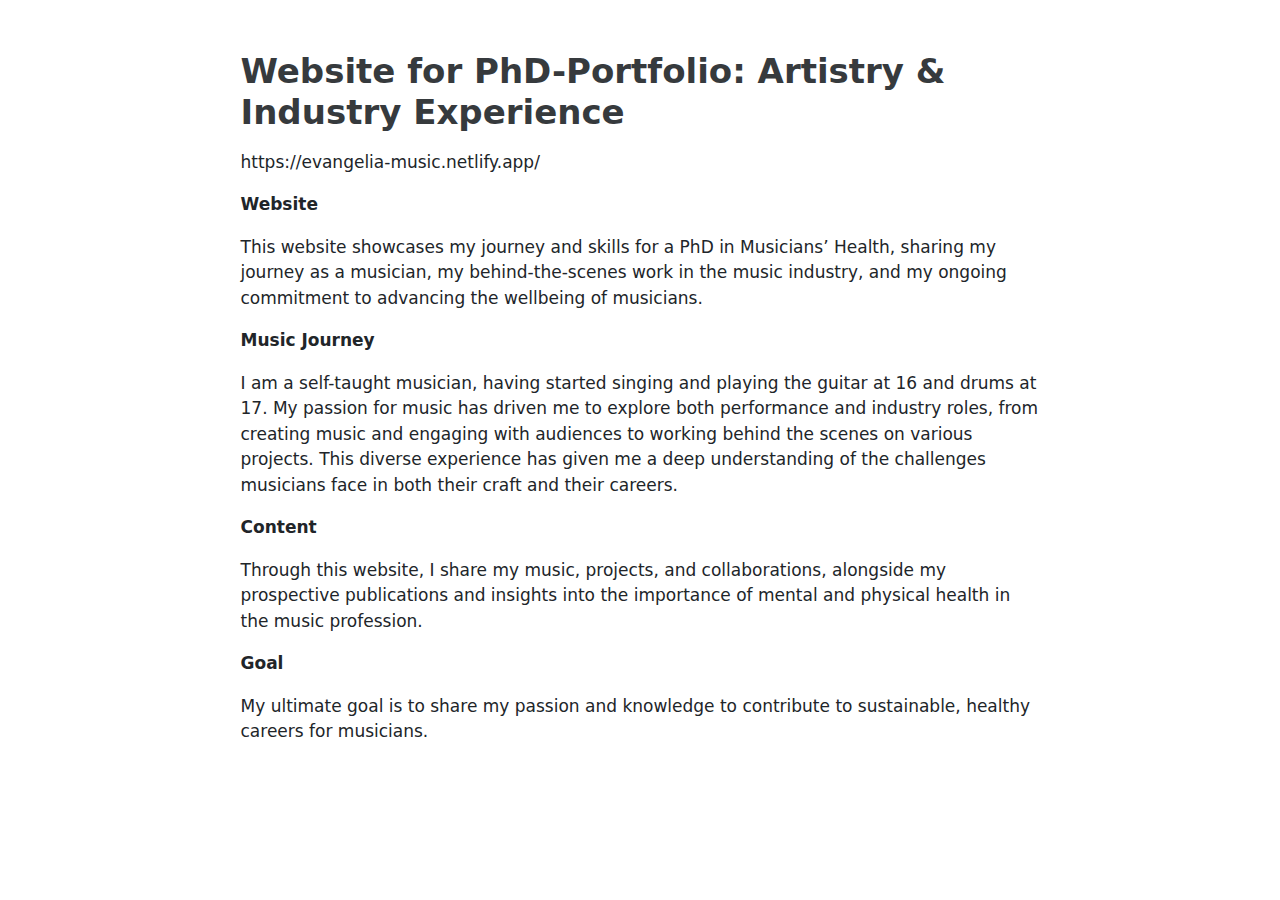
<file: README.html>
<!DOCTYPE html>
<html xmlns="http://www.w3.org/1999/xhtml" lang="en" xml:lang="en"><head>

<meta charset="utf-8">
<meta name="generator" content="quarto-1.3.353">

<meta name="viewport" content="width=device-width, initial-scale=1.0, user-scalable=yes">


<title>readme</title>
<style>
code{white-space: pre-wrap;}
span.smallcaps{font-variant: small-caps;}
div.columns{display: flex; gap: min(4vw, 1.5em);}
div.column{flex: auto; overflow-x: auto;}
div.hanging-indent{margin-left: 1.5em; text-indent: -1.5em;}
ul.task-list{list-style: none;}
ul.task-list li input[type="checkbox"] {
  width: 0.8em;
  margin: 0 0.8em 0.2em -1em; /* quarto-specific, see https://github.com/quarto-dev/quarto-cli/issues/4556 */ 
  vertical-align: middle;
}
</style>


<script src="README_files/libs/clipboard/clipboard.min.js"></script>
<script src="README_files/libs/quarto-html/quarto.js"></script>
<script src="README_files/libs/quarto-html/popper.min.js"></script>
<script src="README_files/libs/quarto-html/tippy.umd.min.js"></script>
<script src="README_files/libs/quarto-html/anchor.min.js"></script>
<link href="README_files/libs/quarto-html/tippy.css" rel="stylesheet">
<link href="README_files/libs/quarto-html/quarto-syntax-highlighting.css" rel="stylesheet" id="quarto-text-highlighting-styles">
<script src="README_files/libs/bootstrap/bootstrap.min.js"></script>
<link href="README_files/libs/bootstrap/bootstrap-icons.css" rel="stylesheet">
<link href="README_files/libs/bootstrap/bootstrap.min.css" rel="stylesheet" id="quarto-bootstrap" data-mode="light">


</head>

<body class="fullcontent">

<div id="quarto-content" class="page-columns page-rows-contents page-layout-article">

<main class="content" id="quarto-document-content">



<section id="website-for-phd-portfolio-artistry-industry-experience" class="level1">
<h1>Website for PhD-Portfolio: Artistry &amp; Industry Experience</h1>
<p>https://evangelia-music.netlify.app/</p>
<p><strong>Website</strong></p>
<p>This website showcases my journey and skills for a PhD in Musicians’ Health, sharing my journey as a musician, my behind-the-scenes work in the music industry, and my ongoing commitment to advancing the wellbeing of musicians.</p>
<p><strong>Music Journey</strong></p>
<p>I am a self-taught musician, having started singing and playing the guitar at 16 and drums at 17. My passion for music has driven me to explore both performance and industry roles, from creating music and engaging with audiences to working behind the scenes on various projects. This diverse experience has given me a deep understanding of the challenges musicians face in both their craft and their careers.</p>
<p><strong>Content</strong></p>
<p>Through this website, I share my music, projects, and collaborations, alongside my prospective publications and insights into the importance of mental and physical health in the music profession.</p>
<p><strong>Goal</strong></p>
<p>My ultimate goal is to share my passion and knowledge to contribute to sustainable, healthy careers for musicians.</p>
</section>

</main>
<!-- /main column -->
<script id="quarto-html-after-body" type="application/javascript">
window.document.addEventListener("DOMContentLoaded", function (event) {
  const toggleBodyColorMode = (bsSheetEl) => {
    const mode = bsSheetEl.getAttribute("data-mode");
    const bodyEl = window.document.querySelector("body");
    if (mode === "dark") {
      bodyEl.classList.add("quarto-dark");
      bodyEl.classList.remove("quarto-light");
    } else {
      bodyEl.classList.add("quarto-light");
      bodyEl.classList.remove("quarto-dark");
    }
  }
  const toggleBodyColorPrimary = () => {
    const bsSheetEl = window.document.querySelector("link#quarto-bootstrap");
    if (bsSheetEl) {
      toggleBodyColorMode(bsSheetEl);
    }
  }
  toggleBodyColorPrimary();  
  const icon = "";
  const anchorJS = new window.AnchorJS();
  anchorJS.options = {
    placement: 'right',
    icon: icon
  };
  anchorJS.add('.anchored');
  const isCodeAnnotation = (el) => {
    for (const clz of el.classList) {
      if (clz.startsWith('code-annotation-')) {                     
        return true;
      }
    }
    return false;
  }
  const clipboard = new window.ClipboardJS('.code-copy-button', {
    text: function(trigger) {
      const codeEl = trigger.previousElementSibling.cloneNode(true);
      for (const childEl of codeEl.children) {
        if (isCodeAnnotation(childEl)) {
          childEl.remove();
        }
      }
      return codeEl.innerText;
    }
  });
  clipboard.on('success', function(e) {
    // button target
    const button = e.trigger;
    // don't keep focus
    button.blur();
    // flash "checked"
    button.classList.add('code-copy-button-checked');
    var currentTitle = button.getAttribute("title");
    button.setAttribute("title", "Copied!");
    let tooltip;
    if (window.bootstrap) {
      button.setAttribute("data-bs-toggle", "tooltip");
      button.setAttribute("data-bs-placement", "left");
      button.setAttribute("data-bs-title", "Copied!");
      tooltip = new bootstrap.Tooltip(button, 
        { trigger: "manual", 
          customClass: "code-copy-button-tooltip",
          offset: [0, -8]});
      tooltip.show();    
    }
    setTimeout(function() {
      if (tooltip) {
        tooltip.hide();
        button.removeAttribute("data-bs-title");
        button.removeAttribute("data-bs-toggle");
        button.removeAttribute("data-bs-placement");
      }
      button.setAttribute("title", currentTitle);
      button.classList.remove('code-copy-button-checked');
    }, 1000);
    // clear code selection
    e.clearSelection();
  });
  function tippyHover(el, contentFn) {
    const config = {
      allowHTML: true,
      content: contentFn,
      maxWidth: 500,
      delay: 100,
      arrow: false,
      appendTo: function(el) {
          return el.parentElement;
      },
      interactive: true,
      interactiveBorder: 10,
      theme: 'quarto',
      placement: 'bottom-start'
    };
    window.tippy(el, config); 
  }
  const noterefs = window.document.querySelectorAll('a[role="doc-noteref"]');
  for (var i=0; i<noterefs.length; i++) {
    const ref = noterefs[i];
    tippyHover(ref, function() {
      // use id or data attribute instead here
      let href = ref.getAttribute('data-footnote-href') || ref.getAttribute('href');
      try { href = new URL(href).hash; } catch {}
      const id = href.replace(/^#\/?/, "");
      const note = window.document.getElementById(id);
      return note.innerHTML;
    });
  }
      let selectedAnnoteEl;
      const selectorForAnnotation = ( cell, annotation) => {
        let cellAttr = 'data-code-cell="' + cell + '"';
        let lineAttr = 'data-code-annotation="' +  annotation + '"';
        const selector = 'span[' + cellAttr + '][' + lineAttr + ']';
        return selector;
      }
      const selectCodeLines = (annoteEl) => {
        const doc = window.document;
        const targetCell = annoteEl.getAttribute("data-target-cell");
        const targetAnnotation = annoteEl.getAttribute("data-target-annotation");
        const annoteSpan = window.document.querySelector(selectorForAnnotation(targetCell, targetAnnotation));
        const lines = annoteSpan.getAttribute("data-code-lines").split(",");
        const lineIds = lines.map((line) => {
          return targetCell + "-" + line;
        })
        let top = null;
        let height = null;
        let parent = null;
        if (lineIds.length > 0) {
            //compute the position of the single el (top and bottom and make a div)
            const el = window.document.getElementById(lineIds[0]);
            top = el.offsetTop;
            height = el.offsetHeight;
            parent = el.parentElement.parentElement;
          if (lineIds.length > 1) {
            const lastEl = window.document.getElementById(lineIds[lineIds.length - 1]);
            const bottom = lastEl.offsetTop + lastEl.offsetHeight;
            height = bottom - top;
          }
          if (top !== null && height !== null && parent !== null) {
            // cook up a div (if necessary) and position it 
            let div = window.document.getElementById("code-annotation-line-highlight");
            if (div === null) {
              div = window.document.createElement("div");
              div.setAttribute("id", "code-annotation-line-highlight");
              div.style.position = 'absolute';
              parent.appendChild(div);
            }
            div.style.top = top - 2 + "px";
            div.style.height = height + 4 + "px";
            let gutterDiv = window.document.getElementById("code-annotation-line-highlight-gutter");
            if (gutterDiv === null) {
              gutterDiv = window.document.createElement("div");
              gutterDiv.setAttribute("id", "code-annotation-line-highlight-gutter");
              gutterDiv.style.position = 'absolute';
              const codeCell = window.document.getElementById(targetCell);
              const gutter = codeCell.querySelector('.code-annotation-gutter');
              gutter.appendChild(gutterDiv);
            }
            gutterDiv.style.top = top - 2 + "px";
            gutterDiv.style.height = height + 4 + "px";
          }
          selectedAnnoteEl = annoteEl;
        }
      };
      const unselectCodeLines = () => {
        const elementsIds = ["code-annotation-line-highlight", "code-annotation-line-highlight-gutter"];
        elementsIds.forEach((elId) => {
          const div = window.document.getElementById(elId);
          if (div) {
            div.remove();
          }
        });
        selectedAnnoteEl = undefined;
      };
      // Attach click handler to the DT
      const annoteDls = window.document.querySelectorAll('dt[data-target-cell]');
      for (const annoteDlNode of annoteDls) {
        annoteDlNode.addEventListener('click', (event) => {
          const clickedEl = event.target;
          if (clickedEl !== selectedAnnoteEl) {
            unselectCodeLines();
            const activeEl = window.document.querySelector('dt[data-target-cell].code-annotation-active');
            if (activeEl) {
              activeEl.classList.remove('code-annotation-active');
            }
            selectCodeLines(clickedEl);
            clickedEl.classList.add('code-annotation-active');
          } else {
            // Unselect the line
            unselectCodeLines();
            clickedEl.classList.remove('code-annotation-active');
          }
        });
      }
  const findCites = (el) => {
    const parentEl = el.parentElement;
    if (parentEl) {
      const cites = parentEl.dataset.cites;
      if (cites) {
        return {
          el,
          cites: cites.split(' ')
        };
      } else {
        return findCites(el.parentElement)
      }
    } else {
      return undefined;
    }
  };
  var bibliorefs = window.document.querySelectorAll('a[role="doc-biblioref"]');
  for (var i=0; i<bibliorefs.length; i++) {
    const ref = bibliorefs[i];
    const citeInfo = findCites(ref);
    if (citeInfo) {
      tippyHover(citeInfo.el, function() {
        var popup = window.document.createElement('div');
        citeInfo.cites.forEach(function(cite) {
          var citeDiv = window.document.createElement('div');
          citeDiv.classList.add('hanging-indent');
          citeDiv.classList.add('csl-entry');
          var biblioDiv = window.document.getElementById('ref-' + cite);
          if (biblioDiv) {
            citeDiv.innerHTML = biblioDiv.innerHTML;
          }
          popup.appendChild(citeDiv);
        });
        return popup.innerHTML;
      });
    }
  }
});
</script>
</div> <!-- /content -->



</body></html>
</file>
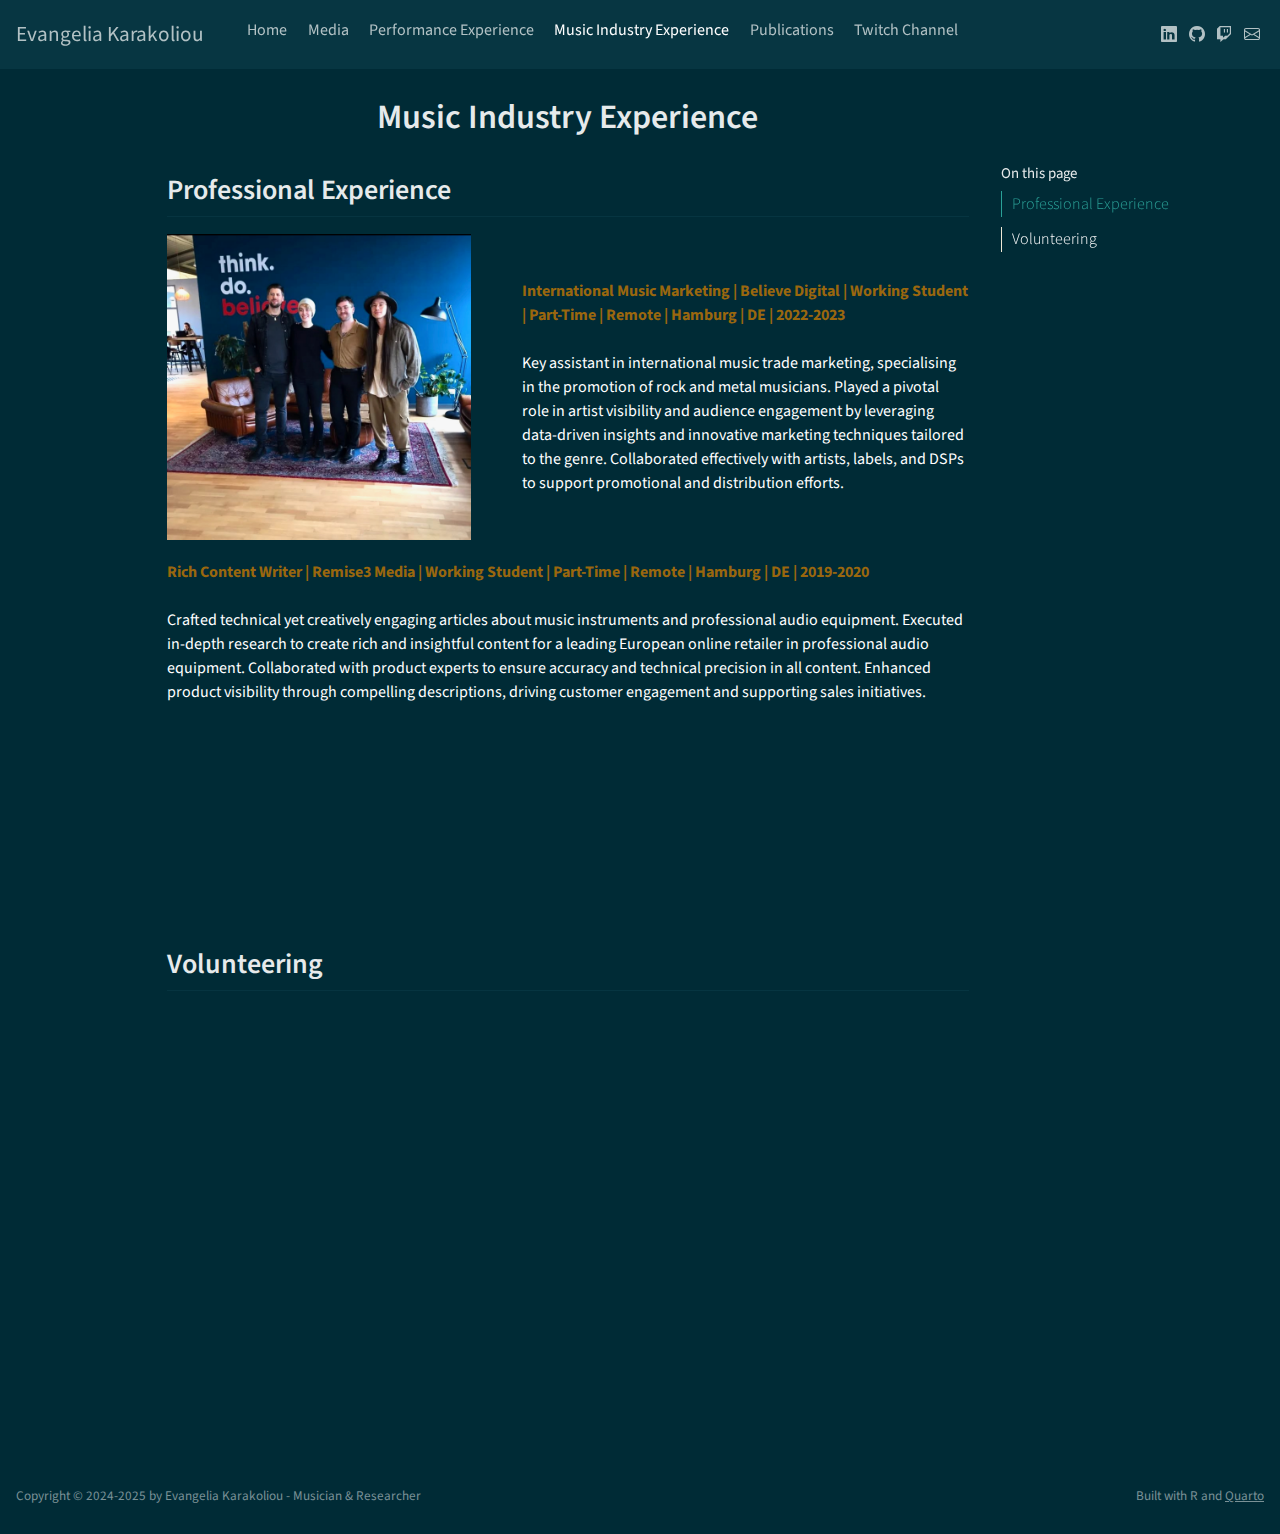
<file: docs/music_industry.html>
<!DOCTYPE html>
<html xmlns="http://www.w3.org/1999/xhtml" lang="en" xml:lang="en"><head>

<meta charset="utf-8">
<meta name="generator" content="quarto-1.3.353">

<meta name="viewport" content="width=device-width, initial-scale=1.0, user-scalable=yes">


<title>Evangelia Karakoliou - Music Industry Experience</title>
<style>
code{white-space: pre-wrap;}
span.smallcaps{font-variant: small-caps;}
div.columns{display: flex; gap: min(4vw, 1.5em);}
div.column{flex: auto; overflow-x: auto;}
div.hanging-indent{margin-left: 1.5em; text-indent: -1.5em;}
ul.task-list{list-style: none;}
ul.task-list li input[type="checkbox"] {
  width: 0.8em;
  margin: 0 0.8em 0.2em -1em; /* quarto-specific, see https://github.com/quarto-dev/quarto-cli/issues/4556 */ 
  vertical-align: middle;
}
</style>


<script src="site_libs/quarto-nav/quarto-nav.js"></script>
<script src="site_libs/quarto-nav/headroom.min.js"></script>
<script src="site_libs/clipboard/clipboard.min.js"></script>
<script src="site_libs/quarto-html/quarto.js"></script>
<script src="site_libs/quarto-html/popper.min.js"></script>
<script src="site_libs/quarto-html/tippy.umd.min.js"></script>
<script src="site_libs/quarto-html/anchor.min.js"></script>
<link href="site_libs/quarto-html/tippy.css" rel="stylesheet">
<link href="site_libs/quarto-html/quarto-syntax-highlighting-dark.css" rel="stylesheet" id="quarto-text-highlighting-styles">
<script src="site_libs/bootstrap/bootstrap.min.js"></script>
<link href="site_libs/bootstrap/bootstrap-icons.css" rel="stylesheet">
<link href="site_libs/bootstrap/bootstrap.min.css" rel="stylesheet" id="quarto-bootstrap" data-mode="dark">
<script id="quarto-search-options" type="application/json">{
  "language": {
    "search-no-results-text": "No results",
    "search-matching-documents-text": "matching documents",
    "search-copy-link-title": "Copy link to search",
    "search-hide-matches-text": "Hide additional matches",
    "search-more-match-text": "more match in this document",
    "search-more-matches-text": "more matches in this document",
    "search-clear-button-title": "Clear",
    "search-detached-cancel-button-title": "Cancel",
    "search-submit-button-title": "Submit"
  }
}</script>
<style>
html {
  scroll-behavior: smooth;
  overflow-y: scroll; /* Always show scrollbar */
}
</style>


<link rel="stylesheet" href="styles.css">
</head>

<body class="nav-fixed">

<div id="quarto-search-results"></div>
  <header id="quarto-header" class="headroom fixed-top">
    <nav class="navbar navbar-expand-lg navbar-dark ">
      <div class="navbar-container container-fluid">
      <div class="navbar-brand-container">
    <a class="navbar-brand" href="./index.html">
    <span class="navbar-title">Evangelia Karakoliou</span>
    </a>
  </div>
          <button class="navbar-toggler" type="button" data-bs-toggle="collapse" data-bs-target="#navbarCollapse" aria-controls="navbarCollapse" aria-expanded="false" aria-label="Toggle navigation" onclick="if (window.quartoToggleHeadroom) { window.quartoToggleHeadroom(); }">
  <span class="navbar-toggler-icon"></span>
</button>
          <div class="collapse navbar-collapse" id="navbarCollapse">
            <ul class="navbar-nav navbar-nav-scroll me-auto">
  <li class="nav-item">
    <a class="nav-link" href="./index.html" rel="" target="">
 <span class="menu-text">Home</span></a>
  </li>  
  <li class="nav-item">
    <a class="nav-link" href="./media.html" rel="" target="">
 <span class="menu-text">Media</span></a>
  </li>  
  <li class="nav-item">
    <a class="nav-link" href="./performance_experience.html" rel="" target="">
 <span class="menu-text">Performance Experience</span></a>
  </li>  
  <li class="nav-item">
    <a class="nav-link active" href="./music_industry.html" rel="" target="" aria-current="page">
 <span class="menu-text">Music Industry Experience</span></a>
  </li>  
  <li class="nav-item">
    <a class="nav-link" href="./publications.html" rel="" target="">
 <span class="menu-text">Publications</span></a>
  </li>  
  <li class="nav-item">
    <a class="nav-link" href="./streaming.html" rel="" target="">
 <span class="menu-text">Twitch Channel</span></a>
  </li>  
</ul>
            <div class="quarto-navbar-tools ms-auto tools-wide">
    <a href="https://linkedin.com/in/lia-88oo/" title="" class="quarto-navigation-tool px-1" aria-label=""><i class="bi bi-linkedin"></i></a>
    <a href="https://github.com/0r080r0" title="" class="quarto-navigation-tool px-1" aria-label=""><i class="bi bi-github"></i></a>
    <a href="https://twitch.com/" title="" class="quarto-navigation-tool px-1" aria-label=""><i class="bi bi-twitch"></i></a>
    <a href="mailto:hakaiosan@gmail.com" title="" class="quarto-navigation-tool px-1" aria-label=""><i class="bi bi-envelope"></i></a>
</div>
          </div> <!-- /navcollapse -->
      </div> <!-- /container-fluid -->
    </nav>
</header>
<!-- content -->
<div id="quarto-content" class="quarto-container page-columns page-rows-contents page-layout-article page-navbar">
<!-- sidebar -->
<!-- margin-sidebar -->
    <div id="quarto-margin-sidebar" class="sidebar margin-sidebar">
        <nav id="TOC" role="doc-toc" class="toc-active">
    <h2 id="toc-title">On this page</h2>
   
  <ul>
  <li><a href="#professional-experience" id="toc-professional-experience" class="nav-link active" data-scroll-target="#professional-experience">Professional Experience</a></li>
  <li><a href="#volunteering" id="toc-volunteering" class="nav-link" data-scroll-target="#volunteering">Volunteering</a></li>
  </ul>
</nav>
    </div>
<!-- main -->
<main class="content" id="quarto-document-content">

<header id="title-block-header" class="quarto-title-block default">
<div class="quarto-title">
<h1 class="title">Music Industry Experience</h1>
</div>



<div class="quarto-title-meta">

    
  
    
  </div>
  

</header>

<style>
  body { /* Target the body for default white text */
    color: white;
  }
  .title { /* Center the title */
    text-align: center;
  }
</style>
<section id="professional-experience" class="level2">
<h2 class="anchored" data-anchor-id="professional-experience">Professional Experience</h2>
<div class="job-entry" style="display: flex;">
<div class="job-image" style="width: 40%;">
<img src="img/believe.jpeg" alt="Believe Digital" style="width: 95%;">
</div>
<div class="job-text fade-in" style="flex: 1; margin-left: 20px;">
<strong style="color: #9A670E;"> International Music Marketing | Believe Digital | Working Student | Part-Time | Remote | Hamburg | DE | 2022-2023 </strong> <br><br> Key assistant in international music trade marketing, specialising in the promotion of rock and metal musicians. Played a pivotal role in artist visibility and audience engagement by leveraging data-driven insights and innovative marketing techniques tailored to the genre. Collaborated effectively with artists, labels, and DSPs to support promotional and distribution efforts.
</div>
</div>
<div class="fade-in">
<p><strong style="color: #9A670E;"> Rich Content Writer | Remise3 Media | Working Student | Part-Time | Remote | Hamburg | DE | 2019-2020 </strong> <br><br> <!-- Two line breaks for more space --> Crafted technical yet creatively engaging articles about music instruments and professional audio equipment. Executed in-depth research to create rich and insightful content for a leading European online retailer in professional audio equipment. Collaborated with product experts to ensure accuracy and technical precision in all content. Enhanced product visibility through compelling descriptions, driving customer engagement and supporting sales initiatives.</p>
</div>
<div class="fade-in">
<p><strong style="color: #9A670E;"> Assistant Sound Engineer | KlangBezirk | Full-Time | Internship | Wiesbaden | DE | 2014-2015 </strong> <br><br> <!-- Two line breaks for more space --> Gained invaluable experience in a prestigious, professional recording studio renowned for its work on high-profile projects and with prominent musicians. Acquired solid skills in sound design, voice and music recording, editing, mixing, and pre-mastering using industry-leading audio software such as ProTools. Contributed to producing high-quality audio for TV shows and cinematic projects, ensuring the sound complemented and enhanced the visual storytelling. The studio’s reputation for excellence in both production and post-production provided an exceptional environment for growth and learning in the world of professional audio.</p>
</div>
</section>
<section id="volunteering" class="level2">
<h2 class="anchored" data-anchor-id="volunteering">Volunteering</h2>
<div class="fade-in">
<p><strong style="color: #9A670E;"> Videographer &amp; Interviewer | Youth Culture Festival | Part-Time | Wiesbaden | DE | 2014-2015 </strong> <br><br> <!-- Two line breaks for more space --> Volunteered as a Host at a local music festival, involving responsibilities such as filming interviews with musicians and festival-goers, as well as conducting interviews. Throughout the event, key information was communicated to the audience to keep them engaged and informed. Additionally, an aftermovie was created, capturing the festival’s vibrant atmosphere and highlighting its key moments. This experience contributed to the development of skills in communication, event coverage, and video production, offering insights into the challenges musicians face during live performances.</p>
</div>
<div class="fade-in">
<p><strong style="color: #9A670E;"> Assistant Sound Engineer | Gymnasium am Mosbacher Berg &amp; FeG | Casual | Wiesbaden | DE | 2010-2012 </strong> <br><br> <!-- Two line breaks for more space --> Volunteered as an assistant sound engineer for events and performances at high school and at a local community center over two years, assisting with equipment care, stage and instrument setup, sound checks, and recording concerts for both small bands and orchestras. Participated weekly in a Sound Engineering Club, gaining hands-on experience in sound recording, signal transmission, and the physics of sound, which enhanced the quality of both musical performances and live sound setups, including instruments and vocals.</p>
</div>
<!-- Add CSS for fade-in effect -->
<style>
  .fade-in {
    opacity: 0;
    transition: opacity 1s ease-out;
    visibility: hidden; /* To prevent jumping of elements */
  }

  .fade-in.visible {
    opacity: 1;
    visibility: visible;
  }

  .job-entry {
    display: flex;
    align-items: center;
    margin-bottom: 20px;
  }

  .job-image {
    margin-right: 15px;
    flex-shrink: 0;
  }

  .job-text {
    flex-grow: 1;
  }
</style>
<!-- Add JavaScript for triggering the fade-in effect on scroll -->
<script>
  // Select all the elements with the class 'fade-in'
  const fadeInElements = document.querySelectorAll('.fade-in');

  // Function to check if an element is in the viewport
  function isInViewport(element) {
    const rect = element.getBoundingClientRect();
    return rect.top >= 0 && rect.bottom <= window.innerHeight;
  }

  // Function to handle scroll and add 'visible' class to elements
  function handleScroll() {
    fadeInElements.forEach(element => {
      if (isInViewport(element)) {
        element.classList.add('visible');
      }
    });
  }

  // Listen for scroll event
  window.addEventListener('scroll', handleScroll);

  // Run once on page load to handle any already-visible elements
  handleScroll();
</script>


</section>

</main> <!-- /main -->
<script id="quarto-html-after-body" type="application/javascript">
window.document.addEventListener("DOMContentLoaded", function (event) {
  const toggleBodyColorMode = (bsSheetEl) => {
    const mode = bsSheetEl.getAttribute("data-mode");
    const bodyEl = window.document.querySelector("body");
    if (mode === "dark") {
      bodyEl.classList.add("quarto-dark");
      bodyEl.classList.remove("quarto-light");
    } else {
      bodyEl.classList.add("quarto-light");
      bodyEl.classList.remove("quarto-dark");
    }
  }
  const toggleBodyColorPrimary = () => {
    const bsSheetEl = window.document.querySelector("link#quarto-bootstrap");
    if (bsSheetEl) {
      toggleBodyColorMode(bsSheetEl);
    }
  }
  toggleBodyColorPrimary();  
  const icon = "";
  const anchorJS = new window.AnchorJS();
  anchorJS.options = {
    placement: 'right',
    icon: icon
  };
  anchorJS.add('.anchored');
  const isCodeAnnotation = (el) => {
    for (const clz of el.classList) {
      if (clz.startsWith('code-annotation-')) {                     
        return true;
      }
    }
    return false;
  }
  const clipboard = new window.ClipboardJS('.code-copy-button', {
    text: function(trigger) {
      const codeEl = trigger.previousElementSibling.cloneNode(true);
      for (const childEl of codeEl.children) {
        if (isCodeAnnotation(childEl)) {
          childEl.remove();
        }
      }
      return codeEl.innerText;
    }
  });
  clipboard.on('success', function(e) {
    // button target
    const button = e.trigger;
    // don't keep focus
    button.blur();
    // flash "checked"
    button.classList.add('code-copy-button-checked');
    var currentTitle = button.getAttribute("title");
    button.setAttribute("title", "Copied!");
    let tooltip;
    if (window.bootstrap) {
      button.setAttribute("data-bs-toggle", "tooltip");
      button.setAttribute("data-bs-placement", "left");
      button.setAttribute("data-bs-title", "Copied!");
      tooltip = new bootstrap.Tooltip(button, 
        { trigger: "manual", 
          customClass: "code-copy-button-tooltip",
          offset: [0, -8]});
      tooltip.show();    
    }
    setTimeout(function() {
      if (tooltip) {
        tooltip.hide();
        button.removeAttribute("data-bs-title");
        button.removeAttribute("data-bs-toggle");
        button.removeAttribute("data-bs-placement");
      }
      button.setAttribute("title", currentTitle);
      button.classList.remove('code-copy-button-checked');
    }, 1000);
    // clear code selection
    e.clearSelection();
  });
  function tippyHover(el, contentFn) {
    const config = {
      allowHTML: true,
      content: contentFn,
      maxWidth: 500,
      delay: 100,
      arrow: false,
      appendTo: function(el) {
          return el.parentElement;
      },
      interactive: true,
      interactiveBorder: 10,
      theme: 'quarto',
      placement: 'bottom-start'
    };
    window.tippy(el, config); 
  }
  const noterefs = window.document.querySelectorAll('a[role="doc-noteref"]');
  for (var i=0; i<noterefs.length; i++) {
    const ref = noterefs[i];
    tippyHover(ref, function() {
      // use id or data attribute instead here
      let href = ref.getAttribute('data-footnote-href') || ref.getAttribute('href');
      try { href = new URL(href).hash; } catch {}
      const id = href.replace(/^#\/?/, "");
      const note = window.document.getElementById(id);
      return note.innerHTML;
    });
  }
      let selectedAnnoteEl;
      const selectorForAnnotation = ( cell, annotation) => {
        let cellAttr = 'data-code-cell="' + cell + '"';
        let lineAttr = 'data-code-annotation="' +  annotation + '"';
        const selector = 'span[' + cellAttr + '][' + lineAttr + ']';
        return selector;
      }
      const selectCodeLines = (annoteEl) => {
        const doc = window.document;
        const targetCell = annoteEl.getAttribute("data-target-cell");
        const targetAnnotation = annoteEl.getAttribute("data-target-annotation");
        const annoteSpan = window.document.querySelector(selectorForAnnotation(targetCell, targetAnnotation));
        const lines = annoteSpan.getAttribute("data-code-lines").split(",");
        const lineIds = lines.map((line) => {
          return targetCell + "-" + line;
        })
        let top = null;
        let height = null;
        let parent = null;
        if (lineIds.length > 0) {
            //compute the position of the single el (top and bottom and make a div)
            const el = window.document.getElementById(lineIds[0]);
            top = el.offsetTop;
            height = el.offsetHeight;
            parent = el.parentElement.parentElement;
          if (lineIds.length > 1) {
            const lastEl = window.document.getElementById(lineIds[lineIds.length - 1]);
            const bottom = lastEl.offsetTop + lastEl.offsetHeight;
            height = bottom - top;
          }
          if (top !== null && height !== null && parent !== null) {
            // cook up a div (if necessary) and position it 
            let div = window.document.getElementById("code-annotation-line-highlight");
            if (div === null) {
              div = window.document.createElement("div");
              div.setAttribute("id", "code-annotation-line-highlight");
              div.style.position = 'absolute';
              parent.appendChild(div);
            }
            div.style.top = top - 2 + "px";
            div.style.height = height + 4 + "px";
            let gutterDiv = window.document.getElementById("code-annotation-line-highlight-gutter");
            if (gutterDiv === null) {
              gutterDiv = window.document.createElement("div");
              gutterDiv.setAttribute("id", "code-annotation-line-highlight-gutter");
              gutterDiv.style.position = 'absolute';
              const codeCell = window.document.getElementById(targetCell);
              const gutter = codeCell.querySelector('.code-annotation-gutter');
              gutter.appendChild(gutterDiv);
            }
            gutterDiv.style.top = top - 2 + "px";
            gutterDiv.style.height = height + 4 + "px";
          }
          selectedAnnoteEl = annoteEl;
        }
      };
      const unselectCodeLines = () => {
        const elementsIds = ["code-annotation-line-highlight", "code-annotation-line-highlight-gutter"];
        elementsIds.forEach((elId) => {
          const div = window.document.getElementById(elId);
          if (div) {
            div.remove();
          }
        });
        selectedAnnoteEl = undefined;
      };
      // Attach click handler to the DT
      const annoteDls = window.document.querySelectorAll('dt[data-target-cell]');
      for (const annoteDlNode of annoteDls) {
        annoteDlNode.addEventListener('click', (event) => {
          const clickedEl = event.target;
          if (clickedEl !== selectedAnnoteEl) {
            unselectCodeLines();
            const activeEl = window.document.querySelector('dt[data-target-cell].code-annotation-active');
            if (activeEl) {
              activeEl.classList.remove('code-annotation-active');
            }
            selectCodeLines(clickedEl);
            clickedEl.classList.add('code-annotation-active');
          } else {
            // Unselect the line
            unselectCodeLines();
            clickedEl.classList.remove('code-annotation-active');
          }
        });
      }
  const findCites = (el) => {
    const parentEl = el.parentElement;
    if (parentEl) {
      const cites = parentEl.dataset.cites;
      if (cites) {
        return {
          el,
          cites: cites.split(' ')
        };
      } else {
        return findCites(el.parentElement)
      }
    } else {
      return undefined;
    }
  };
  var bibliorefs = window.document.querySelectorAll('a[role="doc-biblioref"]');
  for (var i=0; i<bibliorefs.length; i++) {
    const ref = bibliorefs[i];
    const citeInfo = findCites(ref);
    if (citeInfo) {
      tippyHover(citeInfo.el, function() {
        var popup = window.document.createElement('div');
        citeInfo.cites.forEach(function(cite) {
          var citeDiv = window.document.createElement('div');
          citeDiv.classList.add('hanging-indent');
          citeDiv.classList.add('csl-entry');
          var biblioDiv = window.document.getElementById('ref-' + cite);
          if (biblioDiv) {
            citeDiv.innerHTML = biblioDiv.innerHTML;
          }
          popup.appendChild(citeDiv);
        });
        return popup.innerHTML;
      });
    }
  }
});
</script>
</div> <!-- /content -->
<footer class="footer">
  <div class="nav-footer">
    <div class="nav-footer-left">Copyright © 2024-2025 by Evangelia Karakoliou - Musician &amp; Researcher</div>   
    <div class="nav-footer-center">
      &nbsp;
    </div>
    <div class="nav-footer-right">Built with R and <a href="https://quarto.org/">Quarto</a></div>
  </div>
</footer>



</body></html>
</file>
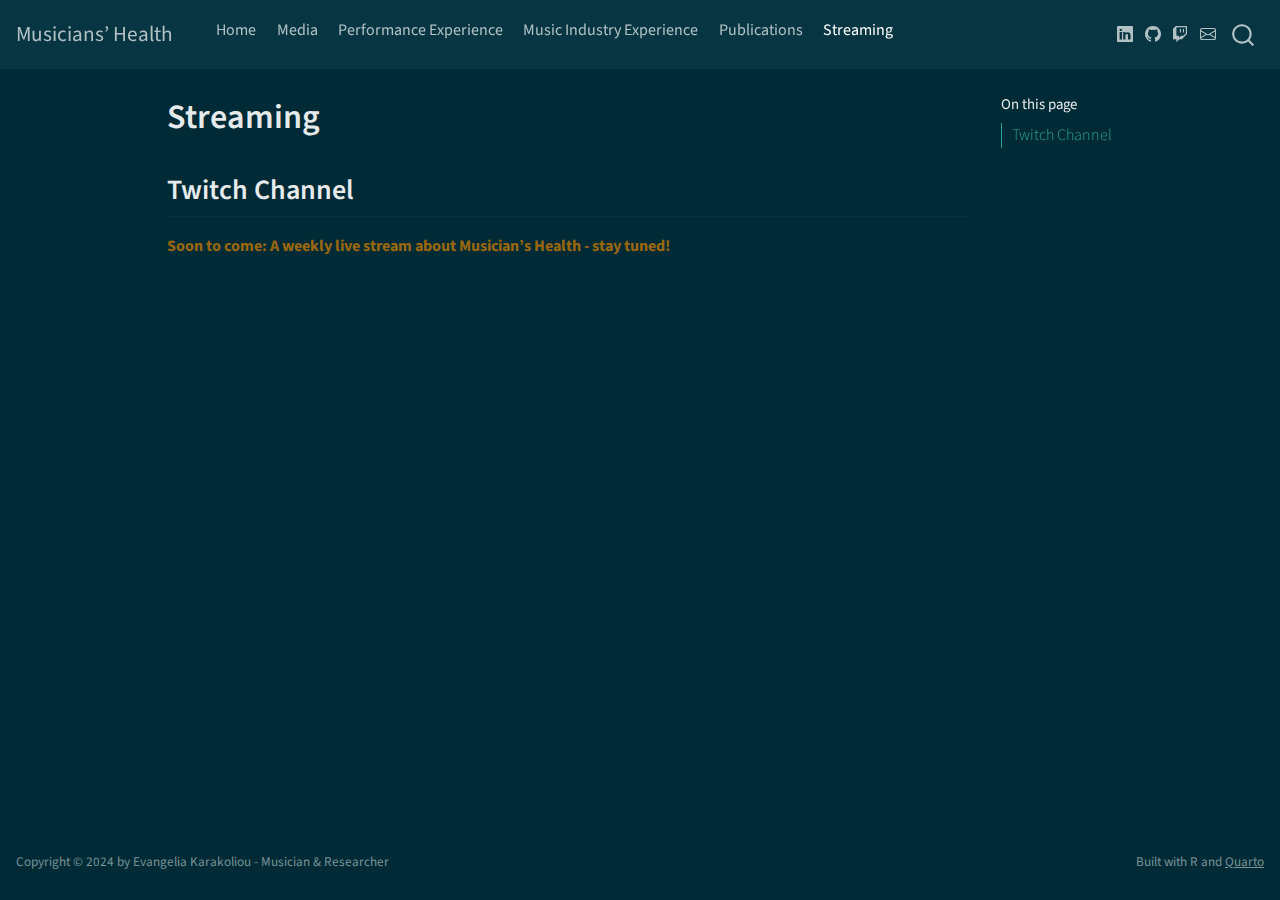
<file: docs/streaming.html>
<!DOCTYPE html>
<html xmlns="http://www.w3.org/1999/xhtml" lang="en" xml:lang="en"><head>

<meta charset="utf-8">
<meta name="generator" content="quarto-1.3.353">

<meta name="viewport" content="width=device-width, initial-scale=1.0, user-scalable=yes">


<title>Musicians’ Health - Streaming</title>
<style>
code{white-space: pre-wrap;}
span.smallcaps{font-variant: small-caps;}
div.columns{display: flex; gap: min(4vw, 1.5em);}
div.column{flex: auto; overflow-x: auto;}
div.hanging-indent{margin-left: 1.5em; text-indent: -1.5em;}
ul.task-list{list-style: none;}
ul.task-list li input[type="checkbox"] {
  width: 0.8em;
  margin: 0 0.8em 0.2em -1em; /* quarto-specific, see https://github.com/quarto-dev/quarto-cli/issues/4556 */ 
  vertical-align: middle;
}
</style>


<script src="site_libs/quarto-nav/quarto-nav.js"></script>
<script src="site_libs/quarto-nav/headroom.min.js"></script>
<script src="site_libs/clipboard/clipboard.min.js"></script>
<script src="site_libs/quarto-search/autocomplete.umd.js"></script>
<script src="site_libs/quarto-search/fuse.min.js"></script>
<script src="site_libs/quarto-search/quarto-search.js"></script>
<meta name="quarto:offset" content="./">
<script src="site_libs/quarto-html/quarto.js"></script>
<script src="site_libs/quarto-html/popper.min.js"></script>
<script src="site_libs/quarto-html/tippy.umd.min.js"></script>
<script src="site_libs/quarto-html/anchor.min.js"></script>
<link href="site_libs/quarto-html/tippy.css" rel="stylesheet">
<link href="site_libs/quarto-html/quarto-syntax-highlighting-dark.css" rel="stylesheet" id="quarto-text-highlighting-styles">
<script src="site_libs/bootstrap/bootstrap.min.js"></script>
<link href="site_libs/bootstrap/bootstrap-icons.css" rel="stylesheet">
<link href="site_libs/bootstrap/bootstrap.min.css" rel="stylesheet" id="quarto-bootstrap" data-mode="dark">
<script id="quarto-search-options" type="application/json">{
  "location": "navbar",
  "copy-button": false,
  "collapse-after": 3,
  "panel-placement": "end",
  "type": "overlay",
  "limit": 20,
  "language": {
    "search-no-results-text": "No results",
    "search-matching-documents-text": "matching documents",
    "search-copy-link-title": "Copy link to search",
    "search-hide-matches-text": "Hide additional matches",
    "search-more-match-text": "more match in this document",
    "search-more-matches-text": "more matches in this document",
    "search-clear-button-title": "Clear",
    "search-detached-cancel-button-title": "Cancel",
    "search-submit-button-title": "Submit"
  }
}</script>
<style>
html {
  scroll-behavior: smooth;
  overflow-y: scroll; /* Always show scrollbar */
}
</style>


<link rel="stylesheet" href="styles.css">
</head>

<body class="nav-fixed">

<div id="quarto-search-results"></div>
  <header id="quarto-header" class="headroom fixed-top">
    <nav class="navbar navbar-expand-lg navbar-dark ">
      <div class="navbar-container container-fluid">
      <div class="navbar-brand-container">
    <a class="navbar-brand" href="./index.html">
    <span class="navbar-title">Musicians’ Health</span>
    </a>
  </div>
            <div id="quarto-search" class="" title="Search"></div>
          <button class="navbar-toggler" type="button" data-bs-toggle="collapse" data-bs-target="#navbarCollapse" aria-controls="navbarCollapse" aria-expanded="false" aria-label="Toggle navigation" onclick="if (window.quartoToggleHeadroom) { window.quartoToggleHeadroom(); }">
  <span class="navbar-toggler-icon"></span>
</button>
          <div class="collapse navbar-collapse" id="navbarCollapse">
            <ul class="navbar-nav navbar-nav-scroll me-auto">
  <li class="nav-item">
    <a class="nav-link" href="./index.html" rel="" target="">
 <span class="menu-text">Home</span></a>
  </li>  
  <li class="nav-item">
    <a class="nav-link" href="./media.html" rel="" target="">
 <span class="menu-text">Media</span></a>
  </li>  
  <li class="nav-item">
    <a class="nav-link" href="./performance_experience.html" rel="" target="">
 <span class="menu-text">Performance Experience</span></a>
  </li>  
  <li class="nav-item">
    <a class="nav-link" href="./music_industry.html" rel="" target="">
 <span class="menu-text">Music Industry Experience</span></a>
  </li>  
  <li class="nav-item">
    <a class="nav-link" href="./publications.html" rel="" target="">
 <span class="menu-text">Publications</span></a>
  </li>  
  <li class="nav-item">
    <a class="nav-link active" href="./streaming.html" rel="" target="" aria-current="page">
 <span class="menu-text">Streaming</span></a>
  </li>  
</ul>
            <div class="quarto-navbar-tools ms-auto tools-wide">
    <a href="https://linkedin.com/in/lia-88oo/" title="" class="quarto-navigation-tool px-1" aria-label=""><i class="bi bi-linkedin"></i></a>
    <a href="https://github.com/0r080r0" title="" class="quarto-navigation-tool px-1" aria-label=""><i class="bi bi-github"></i></a>
    <a href="https://twitch.com/" title="" class="quarto-navigation-tool px-1" aria-label=""><i class="bi bi-twitch"></i></a>
    <a href="mailto:hakaiosan@gmail.com" title="" class="quarto-navigation-tool px-1" aria-label=""><i class="bi bi-envelope"></i></a>
</div>
          </div> <!-- /navcollapse -->
      </div> <!-- /container-fluid -->
    </nav>
</header>
<!-- content -->
<div id="quarto-content" class="quarto-container page-columns page-rows-contents page-layout-article page-navbar">
<!-- sidebar -->
<!-- margin-sidebar -->
    <div id="quarto-margin-sidebar" class="sidebar margin-sidebar">
        <nav id="TOC" role="doc-toc" class="toc-active">
    <h2 id="toc-title">On this page</h2>
   
  <ul>
  <li><a href="#twitch-channel" id="toc-twitch-channel" class="nav-link active" data-scroll-target="#twitch-channel">Twitch Channel</a></li>
  </ul>
</nav>
    </div>
<!-- main -->
<main class="content" id="quarto-document-content">

<header id="title-block-header" class="quarto-title-block default">
<div class="quarto-title">
<h1 class="title">Streaming</h1>
</div>



<div class="quarto-title-meta">

    
  
    
  </div>
  

</header>

<section id="twitch-channel" class="level2">
<h2 class="anchored" data-anchor-id="twitch-channel">Twitch Channel</h2>
<p><strong style="color: #9A670E;">Soon to come: A weekly live stream about Musician’s Health - stay tuned!</strong></p>


</section>

</main> <!-- /main -->
<script id="quarto-html-after-body" type="application/javascript">
window.document.addEventListener("DOMContentLoaded", function (event) {
  const toggleBodyColorMode = (bsSheetEl) => {
    const mode = bsSheetEl.getAttribute("data-mode");
    const bodyEl = window.document.querySelector("body");
    if (mode === "dark") {
      bodyEl.classList.add("quarto-dark");
      bodyEl.classList.remove("quarto-light");
    } else {
      bodyEl.classList.add("quarto-light");
      bodyEl.classList.remove("quarto-dark");
    }
  }
  const toggleBodyColorPrimary = () => {
    const bsSheetEl = window.document.querySelector("link#quarto-bootstrap");
    if (bsSheetEl) {
      toggleBodyColorMode(bsSheetEl);
    }
  }
  toggleBodyColorPrimary();  
  const icon = "";
  const anchorJS = new window.AnchorJS();
  anchorJS.options = {
    placement: 'right',
    icon: icon
  };
  anchorJS.add('.anchored');
  const isCodeAnnotation = (el) => {
    for (const clz of el.classList) {
      if (clz.startsWith('code-annotation-')) {                     
        return true;
      }
    }
    return false;
  }
  const clipboard = new window.ClipboardJS('.code-copy-button', {
    text: function(trigger) {
      const codeEl = trigger.previousElementSibling.cloneNode(true);
      for (const childEl of codeEl.children) {
        if (isCodeAnnotation(childEl)) {
          childEl.remove();
        }
      }
      return codeEl.innerText;
    }
  });
  clipboard.on('success', function(e) {
    // button target
    const button = e.trigger;
    // don't keep focus
    button.blur();
    // flash "checked"
    button.classList.add('code-copy-button-checked');
    var currentTitle = button.getAttribute("title");
    button.setAttribute("title", "Copied!");
    let tooltip;
    if (window.bootstrap) {
      button.setAttribute("data-bs-toggle", "tooltip");
      button.setAttribute("data-bs-placement", "left");
      button.setAttribute("data-bs-title", "Copied!");
      tooltip = new bootstrap.Tooltip(button, 
        { trigger: "manual", 
          customClass: "code-copy-button-tooltip",
          offset: [0, -8]});
      tooltip.show();    
    }
    setTimeout(function() {
      if (tooltip) {
        tooltip.hide();
        button.removeAttribute("data-bs-title");
        button.removeAttribute("data-bs-toggle");
        button.removeAttribute("data-bs-placement");
      }
      button.setAttribute("title", currentTitle);
      button.classList.remove('code-copy-button-checked');
    }, 1000);
    // clear code selection
    e.clearSelection();
  });
  function tippyHover(el, contentFn) {
    const config = {
      allowHTML: true,
      content: contentFn,
      maxWidth: 500,
      delay: 100,
      arrow: false,
      appendTo: function(el) {
          return el.parentElement;
      },
      interactive: true,
      interactiveBorder: 10,
      theme: 'quarto',
      placement: 'bottom-start'
    };
    window.tippy(el, config); 
  }
  const noterefs = window.document.querySelectorAll('a[role="doc-noteref"]');
  for (var i=0; i<noterefs.length; i++) {
    const ref = noterefs[i];
    tippyHover(ref, function() {
      // use id or data attribute instead here
      let href = ref.getAttribute('data-footnote-href') || ref.getAttribute('href');
      try { href = new URL(href).hash; } catch {}
      const id = href.replace(/^#\/?/, "");
      const note = window.document.getElementById(id);
      return note.innerHTML;
    });
  }
      let selectedAnnoteEl;
      const selectorForAnnotation = ( cell, annotation) => {
        let cellAttr = 'data-code-cell="' + cell + '"';
        let lineAttr = 'data-code-annotation="' +  annotation + '"';
        const selector = 'span[' + cellAttr + '][' + lineAttr + ']';
        return selector;
      }
      const selectCodeLines = (annoteEl) => {
        const doc = window.document;
        const targetCell = annoteEl.getAttribute("data-target-cell");
        const targetAnnotation = annoteEl.getAttribute("data-target-annotation");
        const annoteSpan = window.document.querySelector(selectorForAnnotation(targetCell, targetAnnotation));
        const lines = annoteSpan.getAttribute("data-code-lines").split(",");
        const lineIds = lines.map((line) => {
          return targetCell + "-" + line;
        })
        let top = null;
        let height = null;
        let parent = null;
        if (lineIds.length > 0) {
            //compute the position of the single el (top and bottom and make a div)
            const el = window.document.getElementById(lineIds[0]);
            top = el.offsetTop;
            height = el.offsetHeight;
            parent = el.parentElement.parentElement;
          if (lineIds.length > 1) {
            const lastEl = window.document.getElementById(lineIds[lineIds.length - 1]);
            const bottom = lastEl.offsetTop + lastEl.offsetHeight;
            height = bottom - top;
          }
          if (top !== null && height !== null && parent !== null) {
            // cook up a div (if necessary) and position it 
            let div = window.document.getElementById("code-annotation-line-highlight");
            if (div === null) {
              div = window.document.createElement("div");
              div.setAttribute("id", "code-annotation-line-highlight");
              div.style.position = 'absolute';
              parent.appendChild(div);
            }
            div.style.top = top - 2 + "px";
            div.style.height = height + 4 + "px";
            let gutterDiv = window.document.getElementById("code-annotation-line-highlight-gutter");
            if (gutterDiv === null) {
              gutterDiv = window.document.createElement("div");
              gutterDiv.setAttribute("id", "code-annotation-line-highlight-gutter");
              gutterDiv.style.position = 'absolute';
              const codeCell = window.document.getElementById(targetCell);
              const gutter = codeCell.querySelector('.code-annotation-gutter');
              gutter.appendChild(gutterDiv);
            }
            gutterDiv.style.top = top - 2 + "px";
            gutterDiv.style.height = height + 4 + "px";
          }
          selectedAnnoteEl = annoteEl;
        }
      };
      const unselectCodeLines = () => {
        const elementsIds = ["code-annotation-line-highlight", "code-annotation-line-highlight-gutter"];
        elementsIds.forEach((elId) => {
          const div = window.document.getElementById(elId);
          if (div) {
            div.remove();
          }
        });
        selectedAnnoteEl = undefined;
      };
      // Attach click handler to the DT
      const annoteDls = window.document.querySelectorAll('dt[data-target-cell]');
      for (const annoteDlNode of annoteDls) {
        annoteDlNode.addEventListener('click', (event) => {
          const clickedEl = event.target;
          if (clickedEl !== selectedAnnoteEl) {
            unselectCodeLines();
            const activeEl = window.document.querySelector('dt[data-target-cell].code-annotation-active');
            if (activeEl) {
              activeEl.classList.remove('code-annotation-active');
            }
            selectCodeLines(clickedEl);
            clickedEl.classList.add('code-annotation-active');
          } else {
            // Unselect the line
            unselectCodeLines();
            clickedEl.classList.remove('code-annotation-active');
          }
        });
      }
  const findCites = (el) => {
    const parentEl = el.parentElement;
    if (parentEl) {
      const cites = parentEl.dataset.cites;
      if (cites) {
        return {
          el,
          cites: cites.split(' ')
        };
      } else {
        return findCites(el.parentElement)
      }
    } else {
      return undefined;
    }
  };
  var bibliorefs = window.document.querySelectorAll('a[role="doc-biblioref"]');
  for (var i=0; i<bibliorefs.length; i++) {
    const ref = bibliorefs[i];
    const citeInfo = findCites(ref);
    if (citeInfo) {
      tippyHover(citeInfo.el, function() {
        var popup = window.document.createElement('div');
        citeInfo.cites.forEach(function(cite) {
          var citeDiv = window.document.createElement('div');
          citeDiv.classList.add('hanging-indent');
          citeDiv.classList.add('csl-entry');
          var biblioDiv = window.document.getElementById('ref-' + cite);
          if (biblioDiv) {
            citeDiv.innerHTML = biblioDiv.innerHTML;
          }
          popup.appendChild(citeDiv);
        });
        return popup.innerHTML;
      });
    }
  }
});
</script>
</div> <!-- /content -->
<footer class="footer">
  <div class="nav-footer">
    <div class="nav-footer-left">Copyright © 2024 by Evangelia Karakoliou - Musician &amp; Researcher</div>   
    <div class="nav-footer-center">
      &nbsp;
    </div>
    <div class="nav-footer-right">Built with R and <a href="https://quarto.org/">Quarto</a></div>
  </div>
</footer>



</body></html>
</file>
<file: README_files/libs/quarto-html/tippy.css>
.tippy-box[data-animation=fade][data-state=hidden]{opacity:0}[data-tippy-root]{max-width:calc(100vw - 10px)}.tippy-box{position:relative;background-color:#333;color:#fff;border-radius:4px;font-size:14px;line-height:1.4;white-space:normal;outline:0;transition-property:transform,visibility,opacity}.tippy-box[data-placement^=top]>.tippy-arrow{bottom:0}.tippy-box[data-placement^=top]>.tippy-arrow:before{bottom:-7px;left:0;border-width:8px 8px 0;border-top-color:initial;transform-origin:center top}.tippy-box[data-placement^=bottom]>.tippy-arrow{top:0}.tippy-box[data-placement^=bottom]>.tippy-arrow:before{top:-7px;left:0;border-width:0 8px 8px;border-bottom-color:initial;transform-origin:center bottom}.tippy-box[data-placement^=left]>.tippy-arrow{right:0}.tippy-box[data-placement^=left]>.tippy-arrow:before{border-width:8px 0 8px 8px;border-left-color:initial;right:-7px;transform-origin:center left}.tippy-box[data-placement^=right]>.tippy-arrow{left:0}.tippy-box[data-placement^=right]>.tippy-arrow:before{left:-7px;border-width:8px 8px 8px 0;border-right-color:initial;transform-origin:center right}.tippy-box[data-inertia][data-state=visible]{transition-timing-function:cubic-bezier(.54,1.5,.38,1.11)}.tippy-arrow{width:16px;height:16px;color:#333}.tippy-arrow:before{content:"";position:absolute;border-color:transparent;border-style:solid}.tippy-content{position:relative;padding:5px 9px;z-index:1}
</file>
<file: README_files/libs/quarto-html/quarto-syntax-highlighting.css>
/* quarto syntax highlight colors */
:root {
  --quarto-hl-ot-color: #003B4F;
  --quarto-hl-at-color: #657422;
  --quarto-hl-ss-color: #20794D;
  --quarto-hl-an-color: #5E5E5E;
  --quarto-hl-fu-color: #4758AB;
  --quarto-hl-st-color: #20794D;
  --quarto-hl-cf-color: #003B4F;
  --quarto-hl-op-color: #5E5E5E;
  --quarto-hl-er-color: #AD0000;
  --quarto-hl-bn-color: #AD0000;
  --quarto-hl-al-color: #AD0000;
  --quarto-hl-va-color: #111111;
  --quarto-hl-bu-color: inherit;
  --quarto-hl-ex-color: inherit;
  --quarto-hl-pp-color: #AD0000;
  --quarto-hl-in-color: #5E5E5E;
  --quarto-hl-vs-color: #20794D;
  --quarto-hl-wa-color: #5E5E5E;
  --quarto-hl-do-color: #5E5E5E;
  --quarto-hl-im-color: #00769E;
  --quarto-hl-ch-color: #20794D;
  --quarto-hl-dt-color: #AD0000;
  --quarto-hl-fl-color: #AD0000;
  --quarto-hl-co-color: #5E5E5E;
  --quarto-hl-cv-color: #5E5E5E;
  --quarto-hl-cn-color: #8f5902;
  --quarto-hl-sc-color: #5E5E5E;
  --quarto-hl-dv-color: #AD0000;
  --quarto-hl-kw-color: #003B4F;
}

/* other quarto variables */
:root {
  --quarto-font-monospace: SFMono-Regular, Menlo, Monaco, Consolas, "Liberation Mono", "Courier New", monospace;
}

pre > code.sourceCode > span {
  color: #003B4F;
}

code span {
  color: #003B4F;
}

code.sourceCode > span {
  color: #003B4F;
}

div.sourceCode,
div.sourceCode pre.sourceCode {
  color: #003B4F;
}

code span.ot {
  color: #003B4F;
  font-style: inherit;
}

code span.at {
  color: #657422;
  font-style: inherit;
}

code span.ss {
  color: #20794D;
  font-style: inherit;
}

code span.an {
  color: #5E5E5E;
  font-style: inherit;
}

code span.fu {
  color: #4758AB;
  font-style: inherit;
}

code span.st {
  color: #20794D;
  font-style: inherit;
}

code span.cf {
  color: #003B4F;
  font-style: inherit;
}

code span.op {
  color: #5E5E5E;
  font-style: inherit;
}

code span.er {
  color: #AD0000;
  font-style: inherit;
}

code span.bn {
  color: #AD0000;
  font-style: inherit;
}

code span.al {
  color: #AD0000;
  font-style: inherit;
}

code span.va {
  color: #111111;
  font-style: inherit;
}

code span.bu {
  font-style: inherit;
}

code span.ex {
  font-style: inherit;
}

code span.pp {
  color: #AD0000;
  font-style: inherit;
}

code span.in {
  color: #5E5E5E;
  font-style: inherit;
}

code span.vs {
  color: #20794D;
  font-style: inherit;
}

code span.wa {
  color: #5E5E5E;
  font-style: italic;
}

code span.do {
  color: #5E5E5E;
  font-style: italic;
}

code span.im {
  color: #00769E;
  font-style: inherit;
}

code span.ch {
  color: #20794D;
  font-style: inherit;
}

code span.dt {
  color: #AD0000;
  font-style: inherit;
}

code span.fl {
  color: #AD0000;
  font-style: inherit;
}

code span.co {
  color: #5E5E5E;
  font-style: inherit;
}

code span.cv {
  color: #5E5E5E;
  font-style: italic;
}

code span.cn {
  color: #8f5902;
  font-style: inherit;
}

code span.sc {
  color: #5E5E5E;
  font-style: inherit;
}

code span.dv {
  color: #AD0000;
  font-style: inherit;
}

code span.kw {
  color: #003B4F;
  font-style: inherit;
}

.prevent-inlining {
  content: "</";
}

/*# sourceMappingURL=debc5d5d77c3f9108843748ff7464032.css.map */
</file>
<file: docs/site_libs/quarto-html/tippy.css>
.tippy-box[data-animation=fade][data-state=hidden]{opacity:0}[data-tippy-root]{max-width:calc(100vw - 10px)}.tippy-box{position:relative;background-color:#333;color:#fff;border-radius:4px;font-size:14px;line-height:1.4;white-space:normal;outline:0;transition-property:transform,visibility,opacity}.tippy-box[data-placement^=top]>.tippy-arrow{bottom:0}.tippy-box[data-placement^=top]>.tippy-arrow:before{bottom:-7px;left:0;border-width:8px 8px 0;border-top-color:initial;transform-origin:center top}.tippy-box[data-placement^=bottom]>.tippy-arrow{top:0}.tippy-box[data-placement^=bottom]>.tippy-arrow:before{top:-7px;left:0;border-width:0 8px 8px;border-bottom-color:initial;transform-origin:center bottom}.tippy-box[data-placement^=left]>.tippy-arrow{right:0}.tippy-box[data-placement^=left]>.tippy-arrow:before{border-width:8px 0 8px 8px;border-left-color:initial;right:-7px;transform-origin:center left}.tippy-box[data-placement^=right]>.tippy-arrow{left:0}.tippy-box[data-placement^=right]>.tippy-arrow:before{left:-7px;border-width:8px 8px 8px 0;border-right-color:initial;transform-origin:center right}.tippy-box[data-inertia][data-state=visible]{transition-timing-function:cubic-bezier(.54,1.5,.38,1.11)}.tippy-arrow{width:16px;height:16px;color:#333}.tippy-arrow:before{content:"";position:absolute;border-color:transparent;border-style:solid}.tippy-content{position:relative;padding:5px 9px;z-index:1}
</file>
<file: docs/site_libs/quarto-html/quarto-syntax-highlighting-dark.css>
/* quarto syntax highlight colors */
:root {
  --quarto-hl-al-color: #f07178;
  --quarto-hl-an-color: #d4d0ab;
  --quarto-hl-at-color: #00e0e0;
  --quarto-hl-bn-color: #d4d0ab;
  --quarto-hl-bu-color: #abe338;
  --quarto-hl-ch-color: #abe338;
  --quarto-hl-co-color: #f8f8f2;
  --quarto-hl-cv-color: #ffd700;
  --quarto-hl-cn-color: #ffd700;
  --quarto-hl-cf-color: #ffa07a;
  --quarto-hl-dt-color: #ffa07a;
  --quarto-hl-dv-color: #d4d0ab;
  --quarto-hl-do-color: #f8f8f2;
  --quarto-hl-er-color: #f07178;
  --quarto-hl-ex-color: #00e0e0;
  --quarto-hl-fl-color: #d4d0ab;
  --quarto-hl-fu-color: #ffa07a;
  --quarto-hl-im-color: #abe338;
  --quarto-hl-in-color: #d4d0ab;
  --quarto-hl-kw-color: #ffa07a;
  --quarto-hl-op-color: #ffa07a;
  --quarto-hl-ot-color: #00e0e0;
  --quarto-hl-pp-color: #dcc6e0;
  --quarto-hl-re-color: #00e0e0;
  --quarto-hl-sc-color: #abe338;
  --quarto-hl-ss-color: #abe338;
  --quarto-hl-st-color: #abe338;
  --quarto-hl-va-color: #00e0e0;
  --quarto-hl-vs-color: #abe338;
  --quarto-hl-wa-color: #dcc6e0;
}

/* other quarto variables */
:root {
  --quarto-font-monospace: SFMono-Regular, Menlo, Monaco, Consolas, "Liberation Mono", "Courier New", monospace;
}

code span.al {
  background-color: #2a0f15;
  font-weight: bold;
  color: #f07178;
}

code span.an {
  color: #d4d0ab;
}

code span.at {
  color: #00e0e0;
}

code span.bn {
  color: #d4d0ab;
}

code span.bu {
  color: #abe338;
}

code span.ch {
  color: #abe338;
}

code span.co {
  font-style: italic;
  color: #f8f8f2;
}

code span.cv {
  color: #ffd700;
}

code span.cn {
  color: #ffd700;
}

code span.cf {
  font-weight: bold;
  color: #ffa07a;
}

code span.dt {
  color: #ffa07a;
}

code span.dv {
  color: #d4d0ab;
}

code span.do {
  color: #f8f8f2;
}

code span.er {
  color: #f07178;
  text-decoration: underline;
}

code span.ex {
  font-weight: bold;
  color: #00e0e0;
}

code span.fl {
  color: #d4d0ab;
}

code span.fu {
  color: #ffa07a;
}

code span.im {
  color: #abe338;
}

code span.in {
  color: #d4d0ab;
}

code span.kw {
  font-weight: bold;
  color: #ffa07a;
}

pre > code.sourceCode > span {
  color: #f8f8f2;
}

code span {
  color: #f8f8f2;
}

code.sourceCode > span {
  color: #f8f8f2;
}

div.sourceCode,
div.sourceCode pre.sourceCode {
  color: #f8f8f2;
}

code span.op {
  color: #ffa07a;
}

code span.ot {
  color: #00e0e0;
}

code span.pp {
  color: #dcc6e0;
}

code span.re {
  background-color: #f8f8f2;
  color: #00e0e0;
}

code span.sc {
  color: #abe338;
}

code span.ss {
  color: #abe338;
}

code span.st {
  color: #abe338;
}

code span.va {
  color: #00e0e0;
}

code span.vs {
  color: #abe338;
}

code span.wa {
  color: #dcc6e0;
}

.prevent-inlining {
  content: "</";
}

/*# sourceMappingURL=935a306eefa94366c21e1a970dddb765.css.map */
</file>
<file: docs/styles.css>
/* Styles for the video banner */

/* Ensure the html and body cover the full viewport and allow scrolling */
html, body {
  height: 100%;
  margin: 0;  /* Remove default margin */
  padding: 0; /* Remove default padding */
}

/* Styles for the video banner */
.video-banner {
  position: fixed;   /* Position the video fixed in the background */
  top: 0;
  left: 0;
  width: 100%;
  height: 100vh;  /* Fill the entire viewport height */
  overflow: hidden; /* Prevent any scroll on the video itself */
  z-index: -1;  /* Place video behind content */
}

.video-banner-bg {
  position: absolute;
  top: 0;
  left: 0;
  width: 100%;
  height: 100%;
  object-fit: cover;  /* Make sure video covers the background area */
}

/* The content inside the banner (on top of the video) */
.banner-content {
  position: absolute;
  top: 50%;
  left: 50%;
  transform: translate(-50%, -50%);
  color: white;
  text-align: center;
  z-index: 1;  /* Ensures the content appears above the video */
}

.banner-content h1 {
  font-size: 3em;
  margin-bottom: 20px;
}

.banner-content p {
  font-size: 1.5em;
}

/* Styles for the audio toggle button */
.audio-toggle-btn {
  position: absolute;
  bottom: 20px;
  left: 20px;
  padding: 10px 20px;
  font-size: 1.2em;
  background-color: rgba(0, 0, 0, 0.6);
  color: white;
  border: none;
  cursor: pointer;
  border-radius: 5px;
  z-index: 2;  /* Make sure button is above the content */
}

.audio-toggle-btn:hover {
  background-color: rgba(0, 0, 0, 0.8);
}

/* Allow the rest of the page to scroll */
.content {
  position: relative;
  z-index: 0;
  padding-top: 100vh; /* Offset content below the video */
}





/* CSS for the Slider */
.slider-container {
  position: relative;
  width: 100%;
  height: 100vh;
  display: flex;
  justify-content: center;
  align-items: center;
  overflow: hidden;
}

.slider {
  display: flex;
  transition: transform 0.5s ease-in-out;
}

.slide {
  min-width: 100%;  /* Each slide takes up 100% of the container */
  display: flex;
  justify-content: center;
  align-items: center;
  background-color: rgba(0, 0, 0, 0.15);  /* Light gray background for debugging */
}

.slide img {
  width: 100%;  /* Image fits the slide width */
  height: auto;
}

.arrow {
  position: absolute;
  top: 50%;
  transform: translateY(-50%);
  background-color: rgba(0, 0, 0, 0.5);
  color: white;
  border: none;
  padding: 20px;
  font-size: 2em;
  cursor: pointer;
  z-index: 2;
  opacity: 0.5;
  transition: opacity 0.3s;
}

.arrow:hover {
  opacity: 1;
}

.left-arrow {
  left: 10px;
}

.right-arrow {
  right: 10px;
}


/* Image Descriptions for Gallery */

.image-container {
  position: relative;
  display: inline-block; /* Ensures the container only takes the size of the image */
}

.image {
  width: 100%; /* Ensures image fills container */
  height: auto;
}

.image-description {
  position: absolute;
  bottom: 0;
  left: 0;
  background-color: rgba(0, 0, 0, 0.8);
  color: white;
  padding: 12px 15px;
  font-size: 14px;
  font-family: 'Arial', sans-serif;
  max-width: 60%;
  z-index: 5;
  border-top-right-radius: 3px;
  letter-spacing: 0.5px;
  line-height: 1.4;
  font-weight: 300;
  opacity: 0;
  transition: opacity 0.75s ease;
}

.slide.active .image-description {
  opacity: 1;
}




/* Fade-in effects for the Media Webpage's EP Descriptions

/* Fade-in effect for the first paragraph */
.fade-in-text-1 {
  opacity: 0;
  transform: translateY(20px);
  transition: opacity 0.8s ease-out, transform 0.8s ease-out;
}

.fade-in-text-1.is-visible {
  opacity: 1;
  transform: translateY(0);
}

/* Fade-in effect for the second paragraph */
.fade-in-text-2 {
  opacity: 0;
  transform: translateY(20px);
  transition: opacity 0.8s ease-out, transform 0.8s ease-out;
}

.fade-in-text-2.is-visible {
  opacity: 1;
  transform: translateY(0);
}




/* Webpage "Performance Experience": Fade In Effects for Bullet-Point Sections */

body {
  color: white; /* Keep the text color white */
/*  font-family: Arial, sans-serif; /* Optional: Set a font */
}

/* Initially, the block will be invisible and below its final position */
.fade-in-block {
  opacity: 0;
  transform: translateY(30px);
  transition: opacity 1s ease-out, transform 1s ease-out;
}

.fade-in-block.is-visible {
  opacity: 1;
  transform: translateY(0);
}

/* Additional styling for your list */
.slider-container ul {
  list-style-type: none;
  padding: 0;
}

li {
  margin-bottom: 10px;
  font-size: 16px; /* Optional: Customize text size */
}



/* No visual shifts when loading webpages */

/* Ensure full viewport coverage without breaking animations */
html, body {
  overflow-x: hidden;  /* Prevent horizontal scrolling */
  margin: 0;  /* Remove default margins */
  padding: 0;  /* Remove default padding */
  height: auto;  /* Allow height to be dynamic based on content */
  font-size: 16px;  /* Default font size for the body */
  line-height: 1.5;  /* Adjust line-height if needed */
}

/* Optional: Ensure a specific minimum height for the body */
body {
  min-height: 100vh;  /* Ensures the page covers the full viewport */
  display: flex;
  flex-direction: column;
  justify-content: space-evenly;
  /* font-family: Arial, sans-serif; ...Make sure you define the font family if needed */
}
</file>
